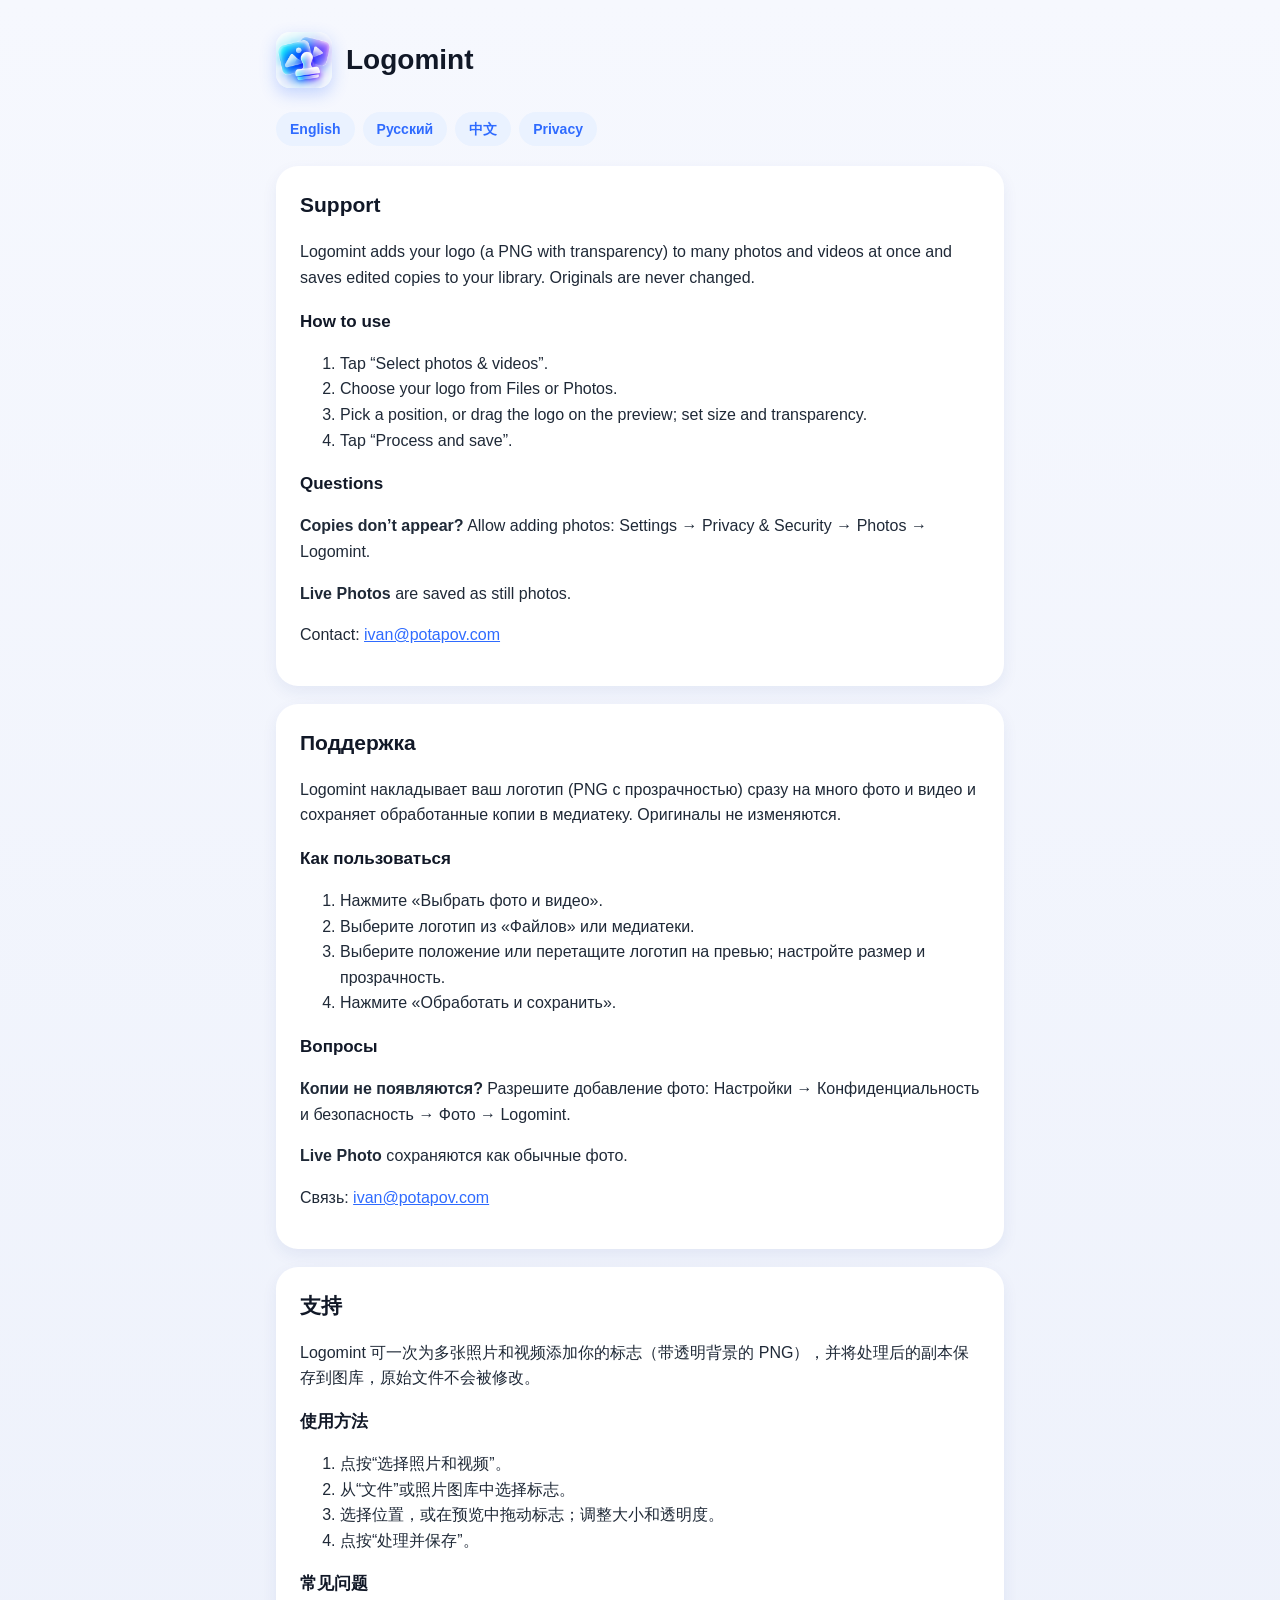
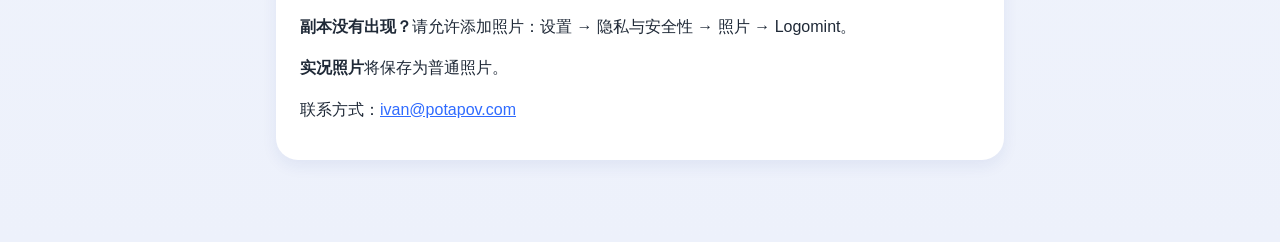
<file: index.html>
<!doctype html>
<html lang="en">
<head>
<meta charset="utf-8">
<meta name="viewport" content="width=device-width,initial-scale=1">
<title>Logomint — Support</title>
<link rel="stylesheet" href="style.css">
</head>
<body>
<main>
<header><img src="icon.png" alt=""><h1>Logomint</h1></header>
<nav><a href="#en">English</a><a href="#ru">Русский</a><a href="#zh">中文</a><a href="privacy.html">Privacy</a></nav>

<section id="en">
<h2>Support</h2>
<p>Logomint adds your logo (a PNG with transparency) to many photos and videos at once and saves edited copies to your library. Originals are never changed.</p>
<h3>How to use</h3>
<ol><li>Tap “Select photos &amp; videos”.</li><li>Choose your logo from Files or Photos.</li><li>Pick a position, or drag the logo on the preview; set size and transparency.</li><li>Tap “Process and save”.</li></ol>
<h3>Questions</h3>
<p><b>Copies don’t appear?</b> Allow adding photos: Settings → Privacy &amp; Security → Photos → Logomint.</p>
<p><b>Live Photos</b> are saved as still photos.</p>
<p>Contact: <a href="mailto:ivan@potapov.com">ivan@potapov.com</a></p>
</section>

<section id="ru">
<h2>Поддержка</h2>
<p>Logomint накладывает ваш логотип (PNG с прозрачностью) сразу на много фото и видео и сохраняет обработанные копии в медиатеку. Оригиналы не изменяются.</p>
<h3>Как пользоваться</h3>
<ol><li>Нажмите «Выбрать фото и видео».</li><li>Выберите логотип из «Файлов» или медиатеки.</li><li>Выберите положение или перетащите логотип на превью; настройте размер и прозрачность.</li><li>Нажмите «Обработать и сохранить».</li></ol>
<h3>Вопросы</h3>
<p><b>Копии не появляются?</b> Разрешите добавление фото: Настройки → Конфиденциальность и безопасность → Фото → Logomint.</p>
<p><b>Live Photo</b> сохраняются как обычные фото.</p>
<p>Связь: <a href="mailto:ivan@potapov.com">ivan@potapov.com</a></p>
</section>

<section id="zh">
<h2>支持</h2>
<p>Logomint 可一次为多张照片和视频添加你的标志（带透明背景的 PNG），并将处理后的副本保存到图库，原始文件不会被修改。</p>
<h3>使用方法</h3>
<ol><li>点按“选择照片和视频”。</li><li>从“文件”或照片图库中选择标志。</li><li>选择位置，或在预览中拖动标志；调整大小和透明度。</li><li>点按“处理并保存”。</li></ol>
<h3>常见问题</h3>
<p><b>副本没有出现？</b>请允许添加照片：设置 → 隐私与安全性 → 照片 → Logomint。</p>
<p><b>实况照片</b>将保存为普通照片。</p>
<p>联系方式：<a href="mailto:ivan@potapov.com">ivan@potapov.com</a></p>
</section>
</main>
</body>
</html>
</file>
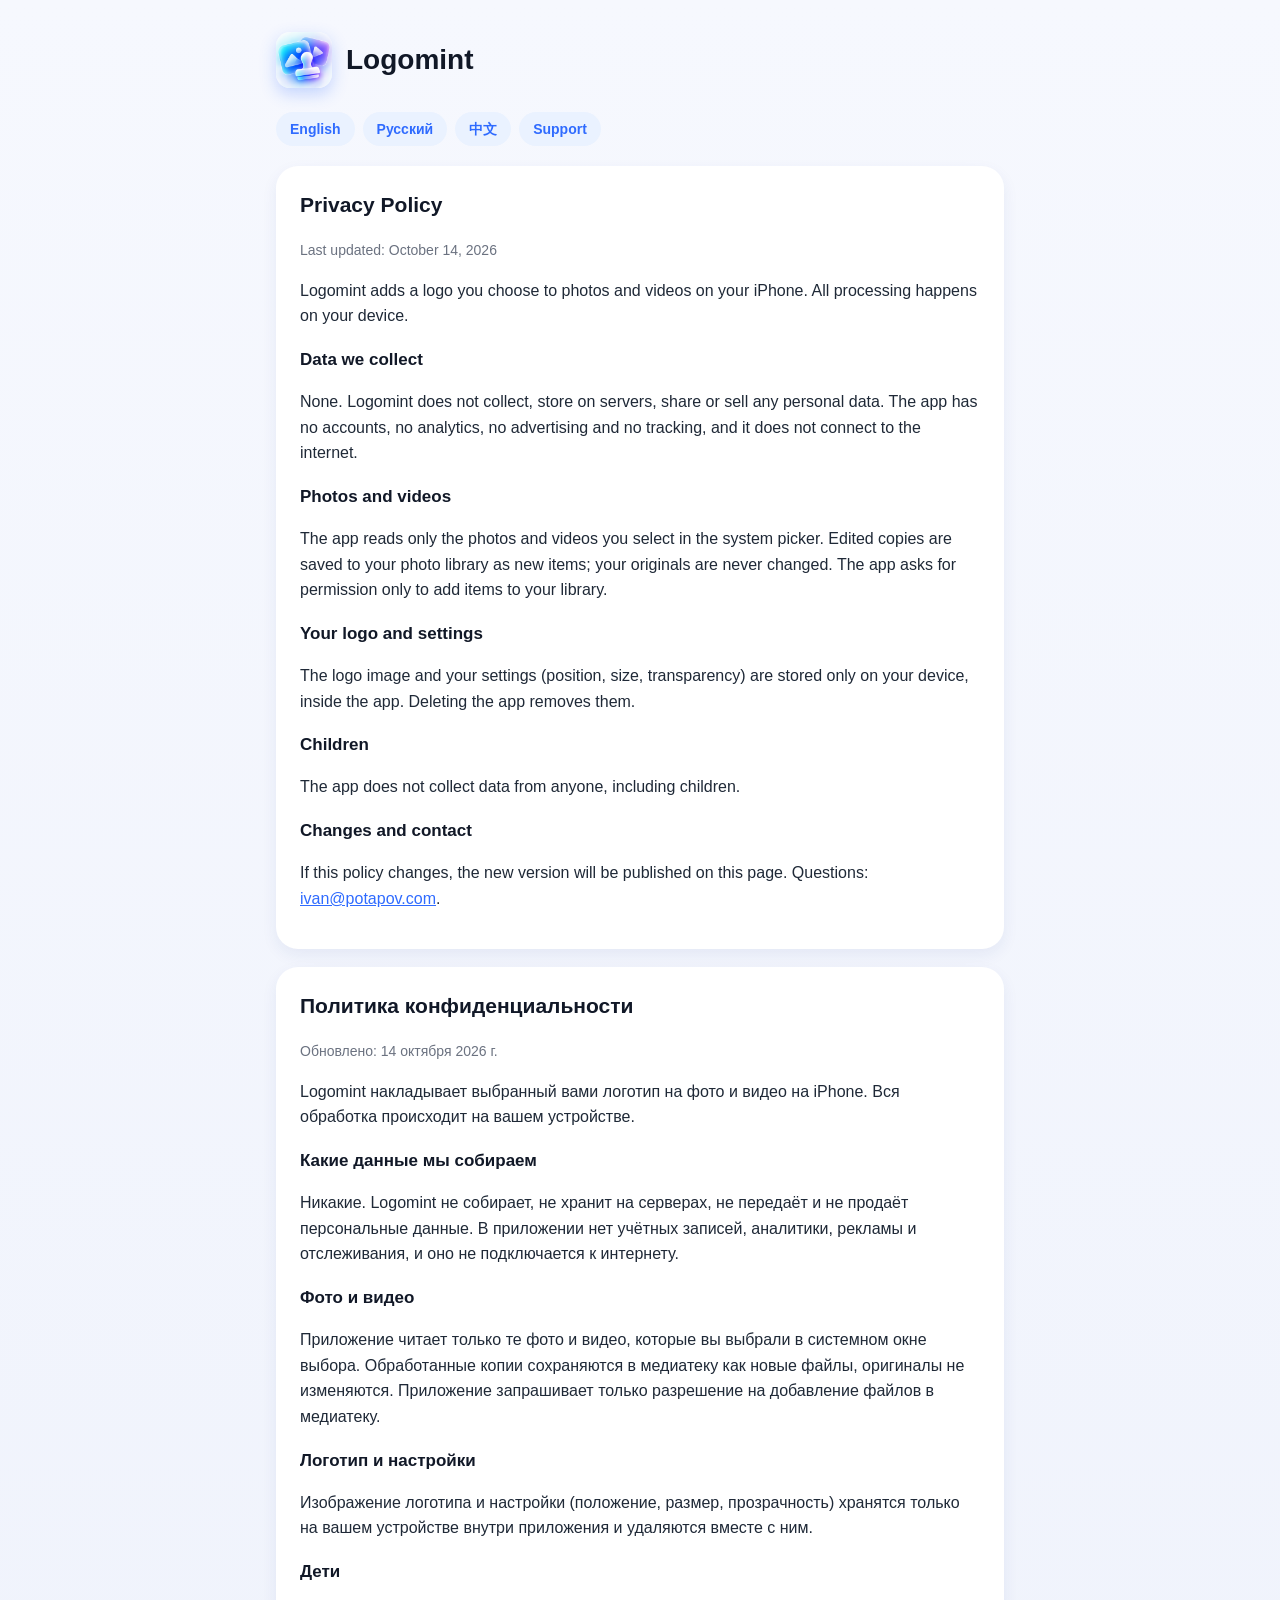
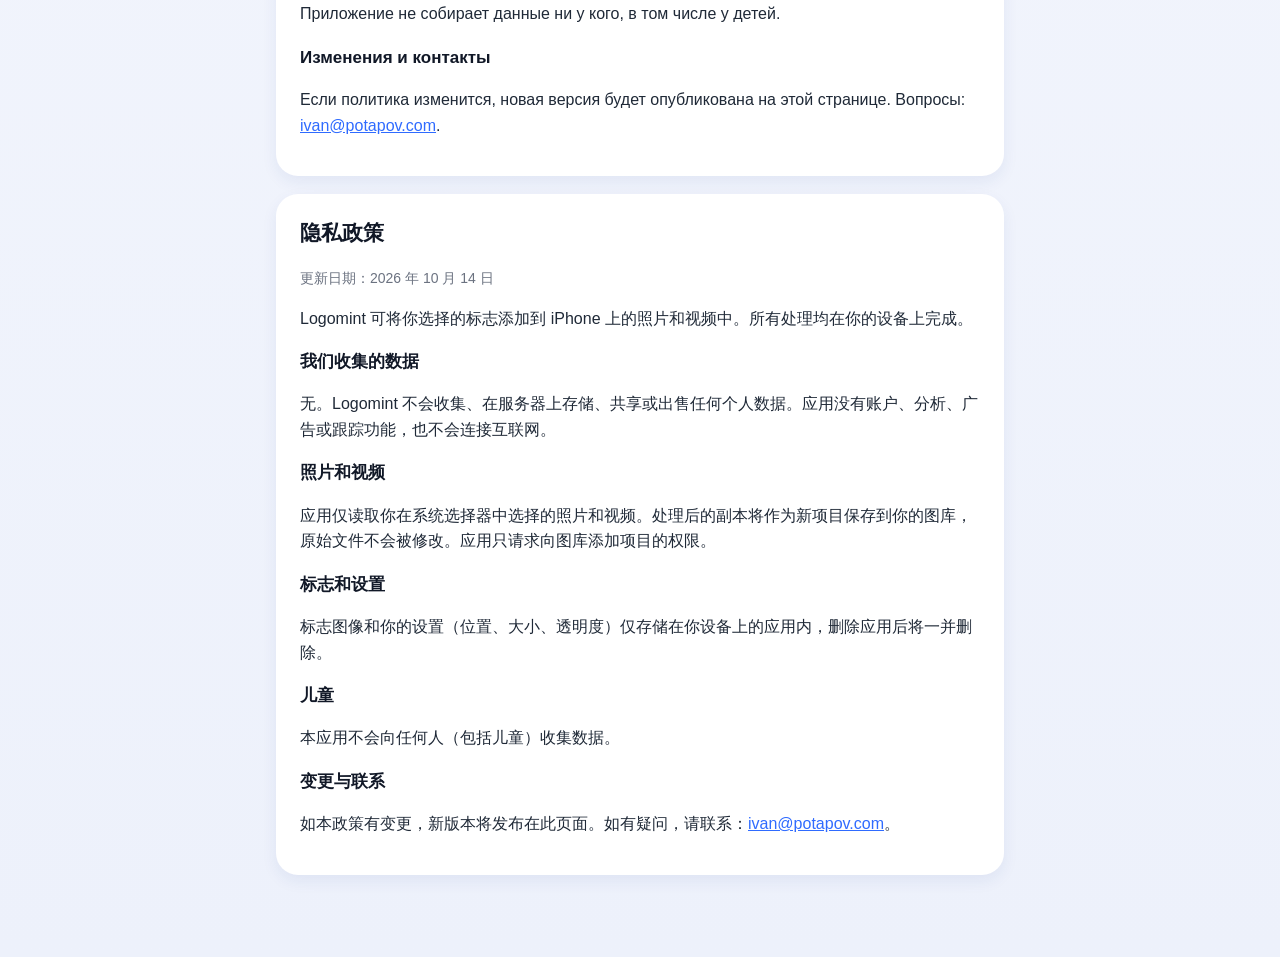
<file: privacy.html>
<!doctype html>
<html lang="en">
<head>
<meta charset="utf-8">
<meta name="viewport" content="width=device-width,initial-scale=1">
<title>Logomint — Privacy Policy</title>
<link rel="stylesheet" href="style.css">
</head>
<body>
<main>
<header><img src="icon.png" alt=""><h1>Logomint</h1></header>
<nav><a href="#en">English</a><a href="#ru">Русский</a><a href="#zh">中文</a><a href="index.html">Support</a></nav>

<section id="en">
<h2>Privacy Policy</h2>
<p class="muted">Last updated: October 14, 2026</p>
<p>Logomint adds a logo you choose to photos and videos on your iPhone. All processing happens on your device.</p>
<h3>Data we collect</h3>
<p>None. Logomint does not collect, store on servers, share or sell any personal data. The app has no accounts, no analytics, no advertising and no tracking, and it does not connect to the internet.</p>
<h3>Photos and videos</h3>
<p>The app reads only the photos and videos you select in the system picker. Edited copies are saved to your photo library as new items; your originals are never changed. The app asks for permission only to add items to your library.</p>
<h3>Your logo and settings</h3>
<p>The logo image and your settings (position, size, transparency) are stored only on your device, inside the app. Deleting the app removes them.</p>
<h3>Children</h3>
<p>The app does not collect data from anyone, including children.</p>
<h3>Changes and contact</h3>
<p>If this policy changes, the new version will be published on this page. Questions: <a href="mailto:ivan@potapov.com">ivan@potapov.com</a>.</p>
</section>

<section id="ru">
<h2>Политика конфиденциальности</h2>
<p class="muted">Обновлено: 14 октября 2026 г.</p>
<p>Logomint накладывает выбранный вами логотип на фото и видео на iPhone. Вся обработка происходит на вашем устройстве.</p>
<h3>Какие данные мы собираем</h3>
<p>Никакие. Logomint не собирает, не хранит на серверах, не передаёт и не продаёт персональные данные. В приложении нет учётных записей, аналитики, рекламы и отслеживания, и оно не подключается к интернету.</p>
<h3>Фото и видео</h3>
<p>Приложение читает только те фото и видео, которые вы выбрали в системном окне выбора. Обработанные копии сохраняются в медиатеку как новые файлы, оригиналы не изменяются. Приложение запрашивает только разрешение на добавление файлов в медиатеку.</p>
<h3>Логотип и настройки</h3>
<p>Изображение логотипа и настройки (положение, размер, прозрачность) хранятся только на вашем устройстве внутри приложения и удаляются вместе с ним.</p>
<h3>Дети</h3>
<p>Приложение не собирает данные ни у кого, в том числе у детей.</p>
<h3>Изменения и контакты</h3>
<p>Если политика изменится, новая версия будет опубликована на этой странице. Вопросы: <a href="mailto:ivan@potapov.com">ivan@potapov.com</a>.</p>
</section>

<section id="zh">
<h2>隐私政策</h2>
<p class="muted">更新日期：2026 年 10 月 14 日</p>
<p>Logomint 可将你选择的标志添加到 iPhone 上的照片和视频中。所有处理均在你的设备上完成。</p>
<h3>我们收集的数据</h3>
<p>无。Logomint 不会收集、在服务器上存储、共享或出售任何个人数据。应用没有账户、分析、广告或跟踪功能，也不会连接互联网。</p>
<h3>照片和视频</h3>
<p>应用仅读取你在系统选择器中选择的照片和视频。处理后的副本将作为新项目保存到你的图库，原始文件不会被修改。应用只请求向图库添加项目的权限。</p>
<h3>标志和设置</h3>
<p>标志图像和你的设置（位置、大小、透明度）仅存储在你设备上的应用内，删除应用后将一并删除。</p>
<h3>儿童</h3>
<p>本应用不会向任何人（包括儿童）收集数据。</p>
<h3>变更与联系</h3>
<p>如本政策有变更，新版本将发布在此页面。如有疑问，请联系：<a href="mailto:ivan@potapov.com">ivan@potapov.com</a>。</p>
</section>
</main>
</body>
</html>
</file>
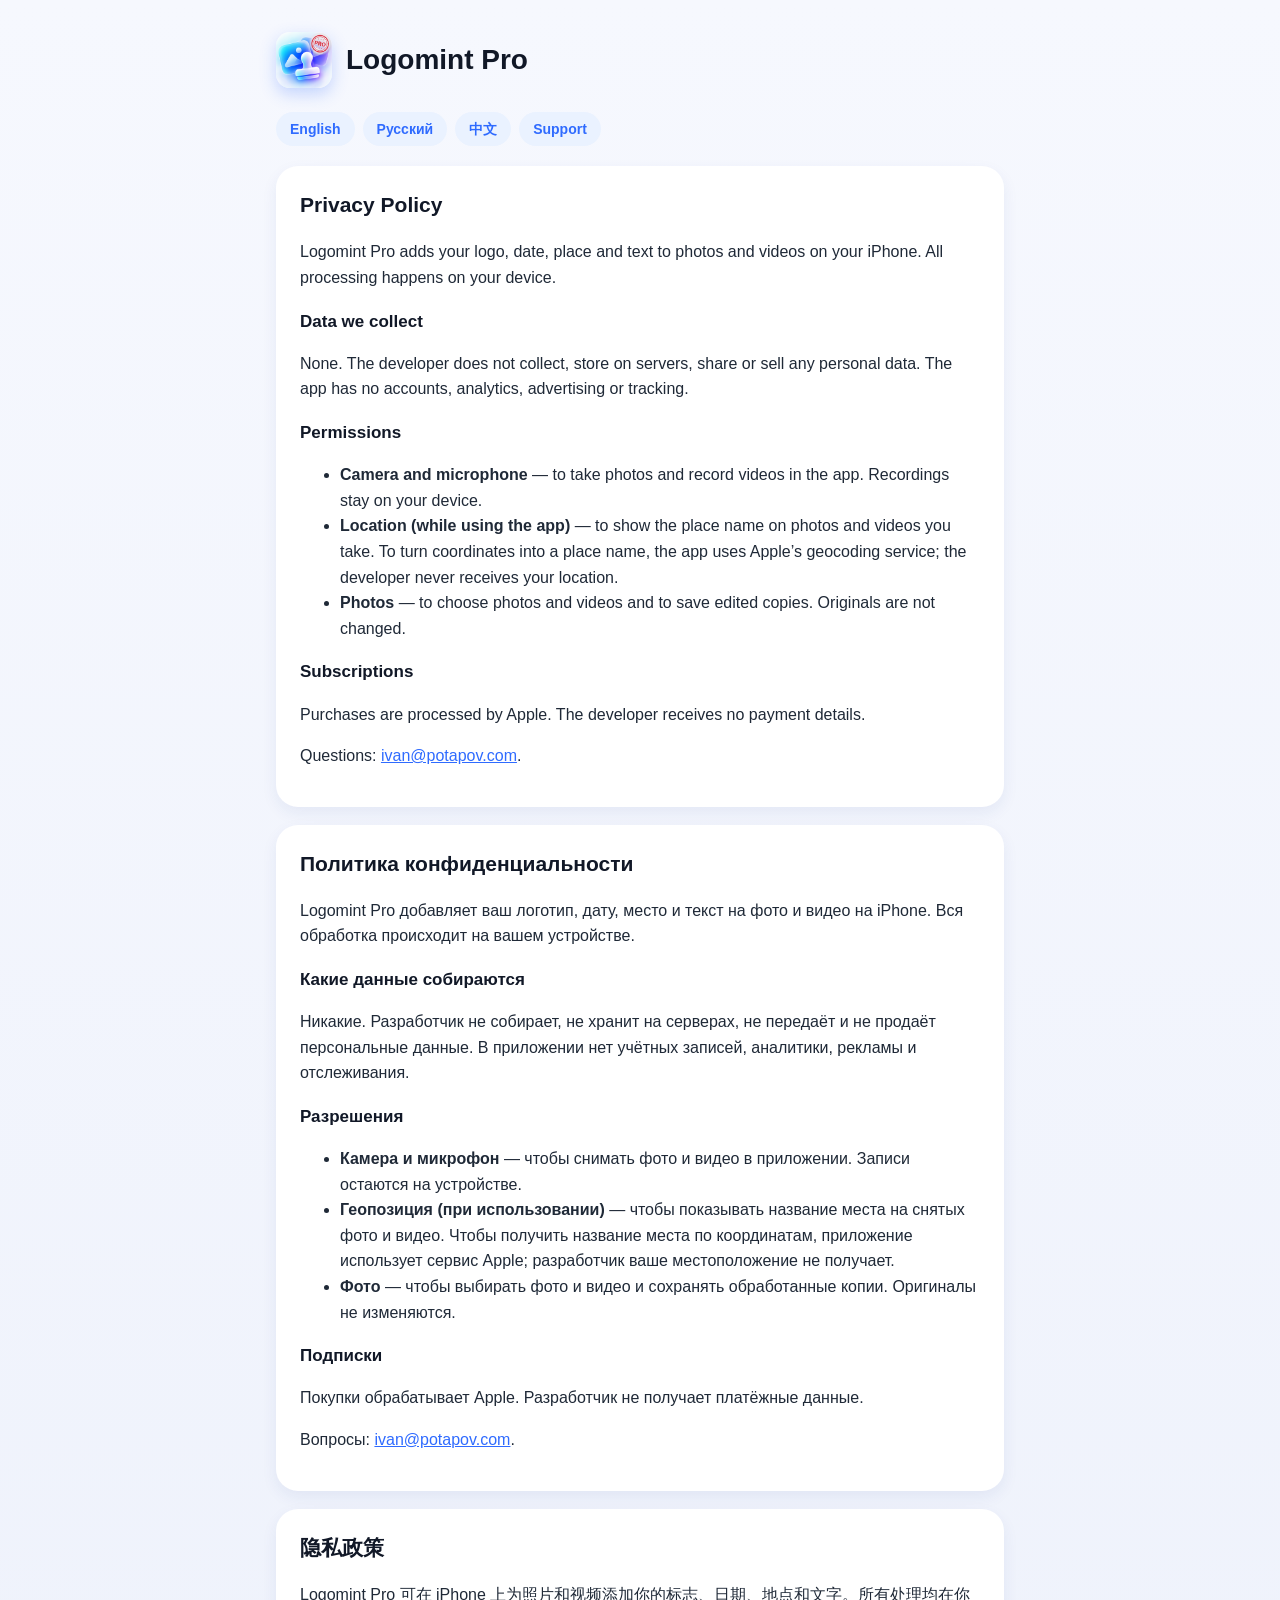
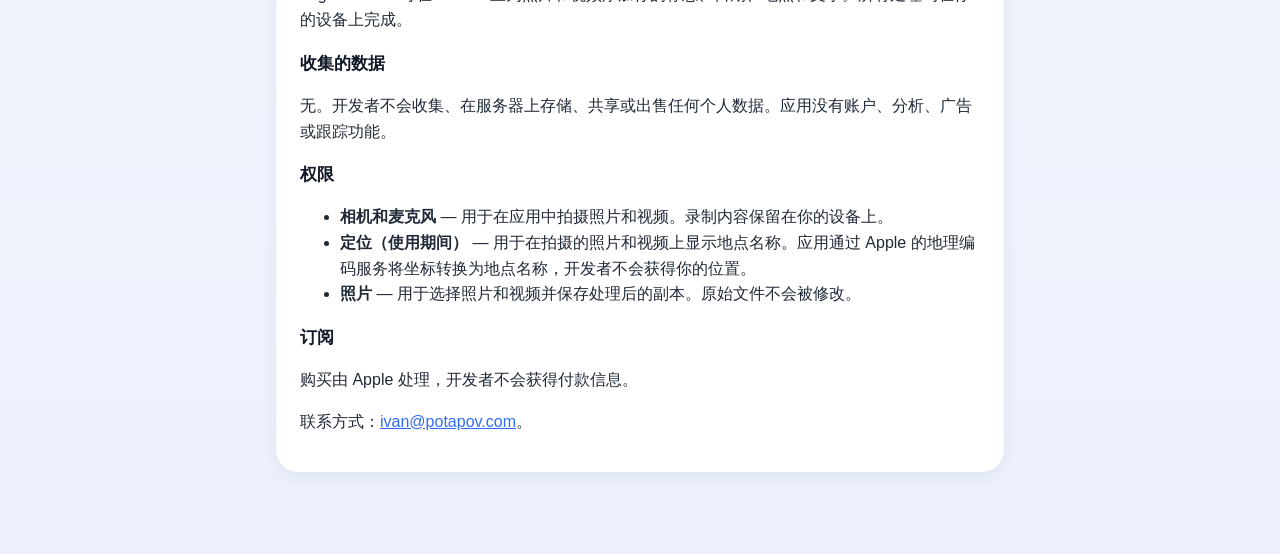
<file: pro-privacy.html>
<!doctype html>
<html lang="en">
<head>
<meta charset="utf-8">
<meta name="viewport" content="width=device-width,initial-scale=1">
<title>Logomint Pro — Privacy Policy</title>
<link rel="stylesheet" href="style.css">
</head>
<body>
<main>
<header><img src="pro-icon.png" alt=""><h1>Logomint Pro</h1></header>
<nav><a href="#en">English</a><a href="#ru">Русский</a><a href="#zh">中文</a><a href="pro.html">Support</a></nav>

<section id="en">
<h2>Privacy Policy</h2>
<p>Logomint Pro adds your logo, date, place and text to photos and videos on your iPhone. All processing happens on your device.</p>
<h3>Data we collect</h3>
<p>None. The developer does not collect, store on servers, share or sell any personal data. The app has no accounts, analytics, advertising or tracking.</p>
<h3>Permissions</h3>
<ul>
<li><b>Camera and microphone</b> — to take photos and record videos in the app. Recordings stay on your device.</li>
<li><b>Location (while using the app)</b> — to show the place name on photos and videos you take. To turn coordinates into a place name, the app uses Apple’s geocoding service; the developer never receives your location.</li>
<li><b>Photos</b> — to choose photos and videos and to save edited copies. Originals are not changed.</li>
</ul>
<h3>Subscriptions</h3>
<p>Purchases are processed by Apple. The developer receives no payment details.</p>
<p>Questions: <a href="mailto:ivan@potapov.com">ivan@potapov.com</a>.</p>
</section>

<section id="ru">
<h2>Политика конфиденциальности</h2>
<p>Logomint Pro добавляет ваш логотип, дату, место и текст на фото и видео на iPhone. Вся обработка происходит на вашем устройстве.</p>
<h3>Какие данные собираются</h3>
<p>Никакие. Разработчик не собирает, не хранит на серверах, не передаёт и не продаёт персональные данные. В приложении нет учётных записей, аналитики, рекламы и отслеживания.</p>
<h3>Разрешения</h3>
<ul>
<li><b>Камера и микрофон</b> — чтобы снимать фото и видео в приложении. Записи остаются на устройстве.</li>
<li><b>Геопозиция (при использовании)</b> — чтобы показывать название места на снятых фото и видео. Чтобы получить название места по координатам, приложение использует сервис Apple; разработчик ваше местоположение не получает.</li>
<li><b>Фото</b> — чтобы выбирать фото и видео и сохранять обработанные копии. Оригиналы не изменяются.</li>
</ul>
<h3>Подписки</h3>
<p>Покупки обрабатывает Apple. Разработчик не получает платёжные данные.</p>
<p>Вопросы: <a href="mailto:ivan@potapov.com">ivan@potapov.com</a>.</p>
</section>

<section id="zh">
<h2>隐私政策</h2>
<p>Logomint Pro 可在 iPhone 上为照片和视频添加你的标志、日期、地点和文字。所有处理均在你的设备上完成。</p>
<h3>收集的数据</h3>
<p>无。开发者不会收集、在服务器上存储、共享或出售任何个人数据。应用没有账户、分析、广告或跟踪功能。</p>
<h3>权限</h3>
<ul>
<li><b>相机和麦克风</b> — 用于在应用中拍摄照片和视频。录制内容保留在你的设备上。</li>
<li><b>定位（使用期间）</b> — 用于在拍摄的照片和视频上显示地点名称。应用通过 Apple 的地理编码服务将坐标转换为地点名称，开发者不会获得你的位置。</li>
<li><b>照片</b> — 用于选择照片和视频并保存处理后的副本。原始文件不会被修改。</li>
</ul>
<h3>订阅</h3>
<p>购买由 Apple 处理，开发者不会获得付款信息。</p>
<p>联系方式：<a href="mailto:ivan@potapov.com">ivan@potapov.com</a>。</p>
</section>
</main>
</body>
</html>
</file>
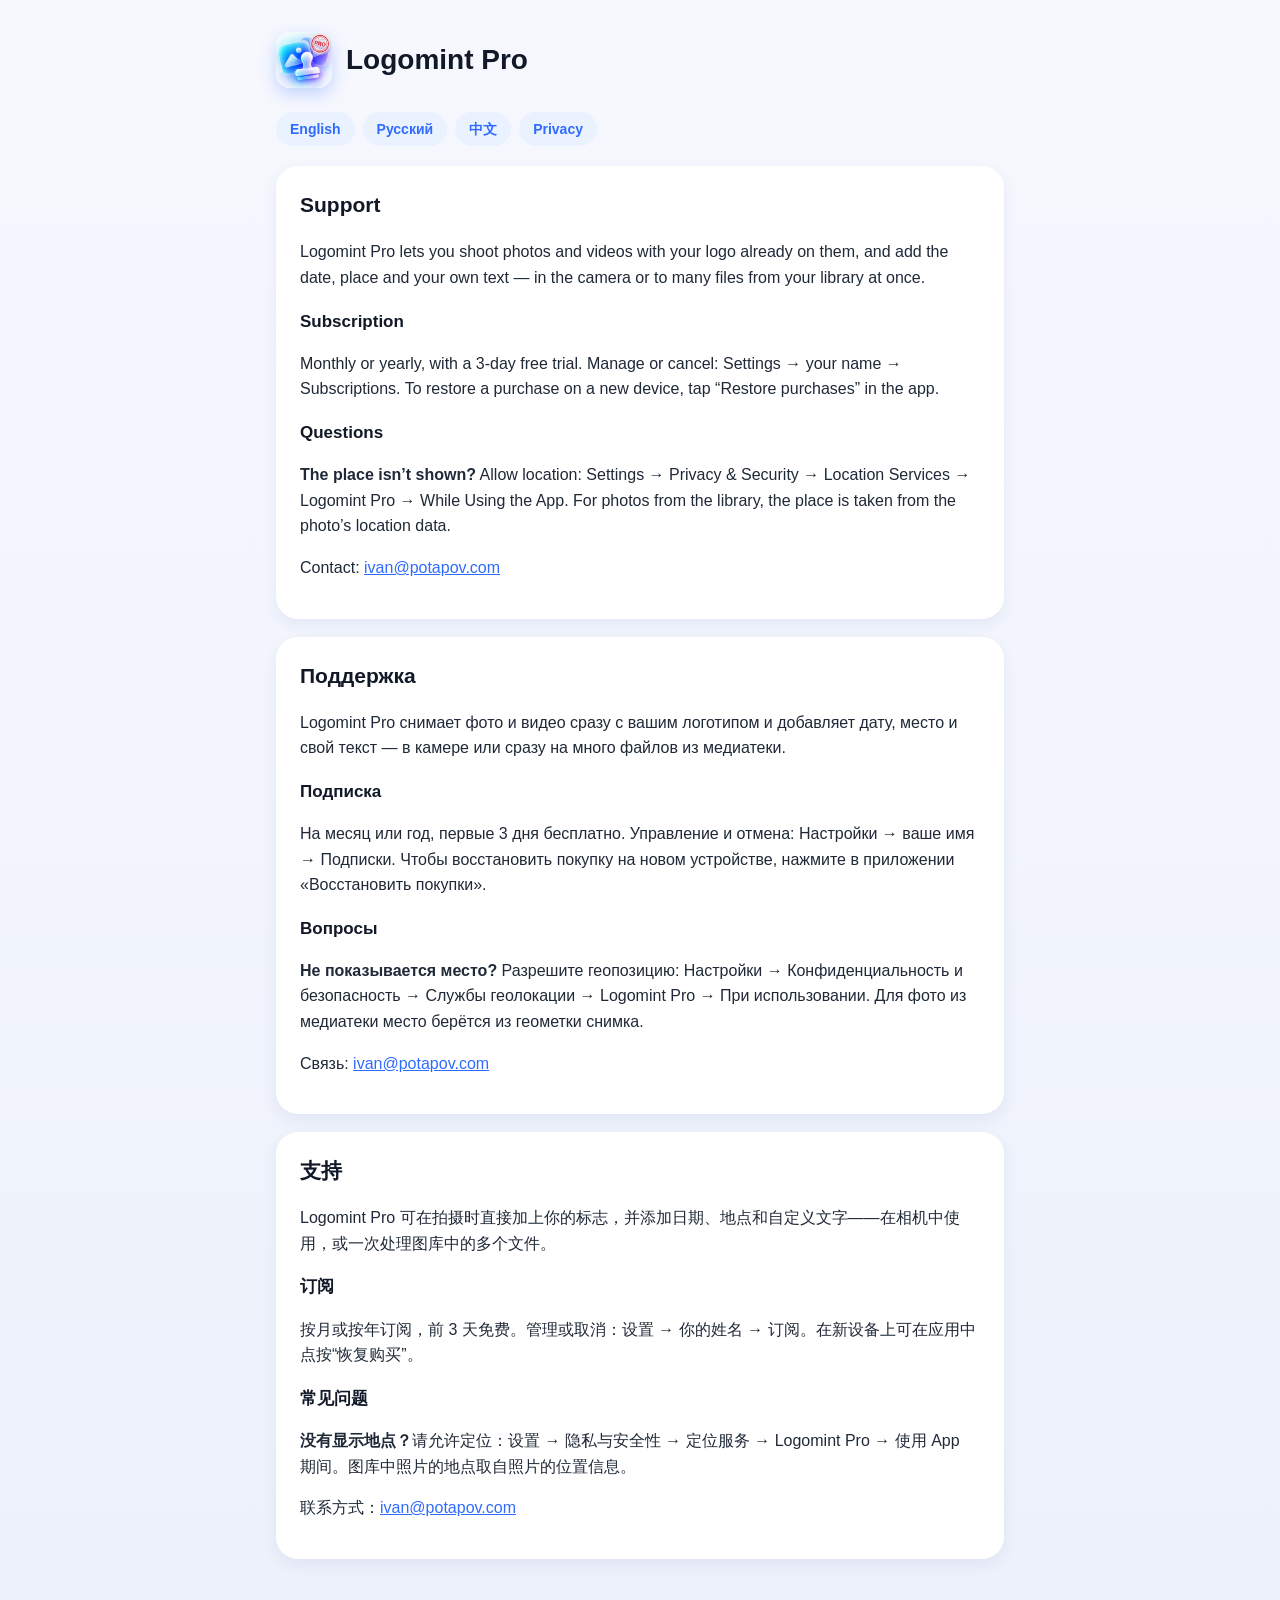
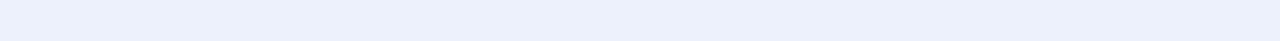
<file: pro.html>
<!doctype html>
<html lang="en">
<head>
<meta charset="utf-8">
<meta name="viewport" content="width=device-width,initial-scale=1">
<title>Logomint Pro — Support</title>
<link rel="stylesheet" href="style.css">
</head>
<body>
<main>
<header><img src="pro-icon.png" alt=""><h1>Logomint Pro</h1></header>
<nav><a href="#en">English</a><a href="#ru">Русский</a><a href="#zh">中文</a><a href="pro-privacy.html">Privacy</a></nav>

<section id="en">
<h2>Support</h2>
<p>Logomint Pro lets you shoot photos and videos with your logo already on them, and add the date, place and your own text — in the camera or to many files from your library at once.</p>
<h3>Subscription</h3>
<p>Monthly or yearly, with a 3-day free trial. Manage or cancel: Settings → your name → Subscriptions. To restore a purchase on a new device, tap “Restore purchases” in the app.</p>
<h3>Questions</h3>
<p><b>The place isn’t shown?</b> Allow location: Settings → Privacy &amp; Security → Location Services → Logomint Pro → While Using the App. For photos from the library, the place is taken from the photo’s location data.</p>
<p>Contact: <a href="mailto:ivan@potapov.com">ivan@potapov.com</a></p>
</section>

<section id="ru">
<h2>Поддержка</h2>
<p>Logomint Pro снимает фото и видео сразу с вашим логотипом и добавляет дату, место и свой текст — в камере или сразу на много файлов из медиатеки.</p>
<h3>Подписка</h3>
<p>На месяц или год, первые 3 дня бесплатно. Управление и отмена: Настройки → ваше имя → Подписки. Чтобы восстановить покупку на новом устройстве, нажмите в приложении «Восстановить покупки».</p>
<h3>Вопросы</h3>
<p><b>Не показывается место?</b> Разрешите геопозицию: Настройки → Конфиденциальность и безопасность → Службы геолокации → Logomint Pro → При использовании. Для фото из медиатеки место берётся из геометки снимка.</p>
<p>Связь: <a href="mailto:ivan@potapov.com">ivan@potapov.com</a></p>
</section>

<section id="zh">
<h2>支持</h2>
<p>Logomint Pro 可在拍摄时直接加上你的标志，并添加日期、地点和自定义文字——在相机中使用，或一次处理图库中的多个文件。</p>
<h3>订阅</h3>
<p>按月或按年订阅，前 3 天免费。管理或取消：设置 → 你的姓名 → 订阅。在新设备上可在应用中点按“恢复购买”。</p>
<h3>常见问题</h3>
<p><b>没有显示地点？</b>请允许定位：设置 → 隐私与安全性 → 定位服务 → Logomint Pro → 使用 App 期间。图库中照片的地点取自照片的位置信息。</p>
<p>联系方式：<a href="mailto:ivan@potapov.com">ivan@potapov.com</a></p>
</section>
</main>
</body>
</html>
</file>
<file: style.css>
:root{--bg:#f6f8fe;--card:#fff;--text:#111827;--muted:#6b7280;--blue:#2f6bff}
*{box-sizing:border-box}
body{margin:0;font:16px/1.6 -apple-system,BlinkMacSystemFont,"Segoe UI",Roboto,"PingFang SC","Noto Sans SC",sans-serif;background:linear-gradient(#f6f8fe,#edf1fb);color:var(--text);min-height:100vh}
main{max-width:760px;margin:0 auto;padding:32px 16px 64px}
header{display:flex;align-items:center;gap:14px;margin-bottom:24px}
header img{width:56px;height:56px;border-radius:14px;box-shadow:0 6px 16px rgba(47,107,255,.25)}
header h1{font-size:28px;margin:0}
nav{display:flex;gap:8px;flex-wrap:wrap;margin-bottom:20px}
nav a{padding:6px 14px;border-radius:999px;background:#eaf2ff;color:var(--blue);text-decoration:none;font-weight:600;font-size:14px}
section{background:var(--card);border-radius:22px;padding:22px 24px;margin-bottom:18px;box-shadow:0 6px 16px rgba(30,58,138,.07)}
h2{margin-top:0;font-size:21px}
h3{font-size:17px;margin-bottom:4px}
p,li{color:#1f2937}
.muted{color:var(--muted);font-size:14px}
a{color:var(--blue)}
</file>
